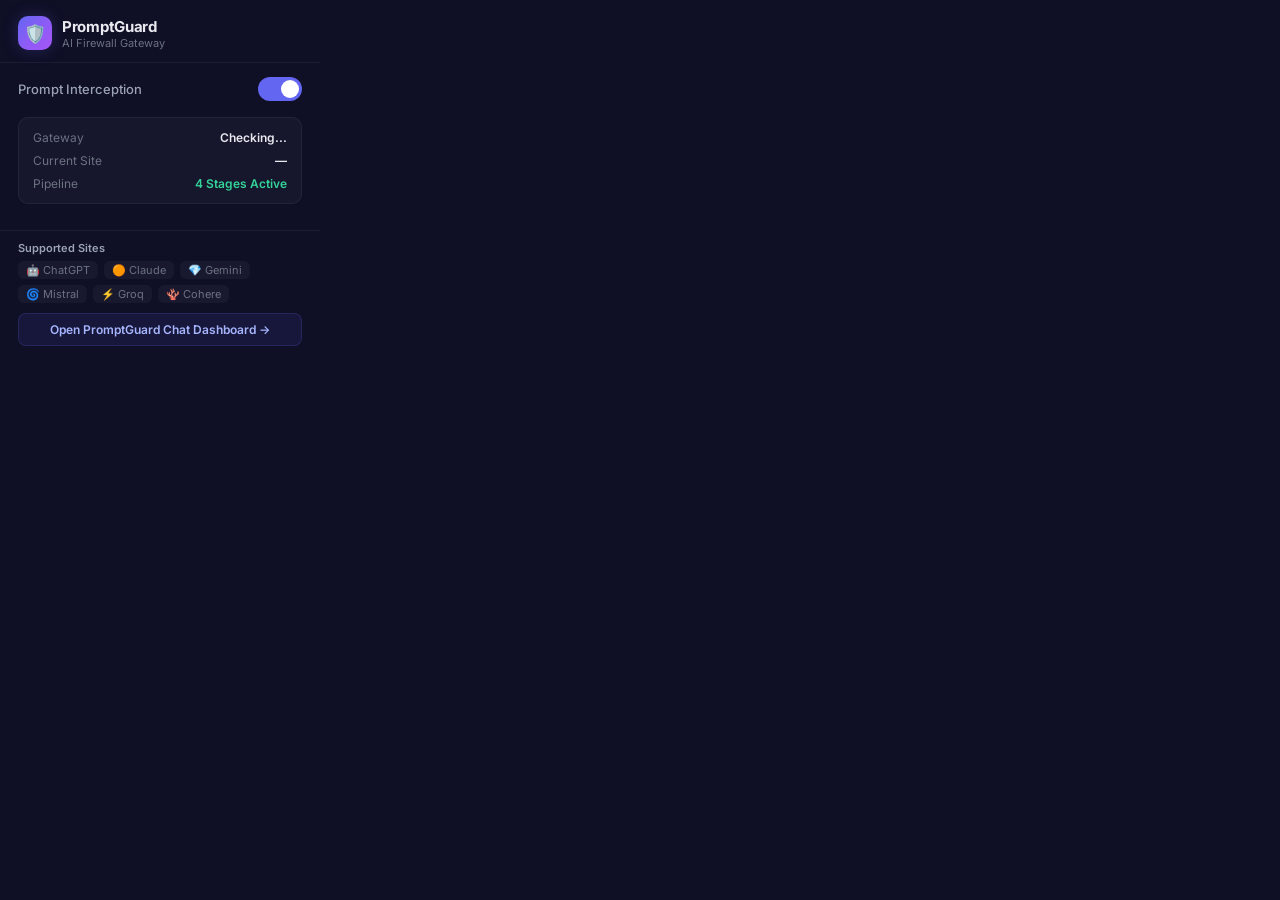
<file: extension/popup.html>
<!DOCTYPE html>
<html lang="en">
<head>
  <meta charset="UTF-8">
  <meta name="viewport" content="width=device-width, initial-scale=1.0">
  <title>PromptGuard</title>
  <style>
    @import url('https://fonts.googleapis.com/css2?family=Inter:wght@400;500;600;700&display=swap');

    * {
      margin: 0;
      padding: 0;
      box-sizing: border-box;
    }

    body {
      width: 320px;
      min-height: 200px;
      font-family: 'Inter', -apple-system, BlinkMacSystemFont, sans-serif;
      background: #0f0f26;
      color: #e8eaf0;
      font-size: 13px;
    }

    .popup-header {
      display: flex;
      align-items: center;
      gap: 10px;
      padding: 16px 18px 12px;
      border-bottom: 1px solid rgba(255, 255, 255, 0.06);
    }

    .popup-logo {
      width: 34px;
      height: 34px;
      border-radius: 10px;
      background: linear-gradient(135deg, #6366f1, #8b5cf6, #a855f7);
      display: flex;
      align-items: center;
      justify-content: center;
      font-size: 18px;
      box-shadow: 0 0 16px rgba(99, 102, 241, 0.25);
    }

    .popup-title {
      font-size: 15px;
      font-weight: 700;
      letter-spacing: -0.3px;
    }

    .popup-subtitle {
      font-size: 11px;
      color: #6b7280;
    }

    .popup-body {
      padding: 14px 18px;
    }

    /* Toggle Row */
    .toggle-row {
      display: flex;
      align-items: center;
      justify-content: space-between;
      margin-bottom: 16px;
    }

    .toggle-row-label {
      font-size: 13px;
      font-weight: 500;
      color: #9ba3b5;
    }

    .toggle {
      position: relative;
      width: 44px;
      height: 24px;
      cursor: pointer;
    }

    .toggle input {
      opacity: 0;
      width: 0;
      height: 0;
      position: absolute;
    }

    .toggle-slider {
      position: absolute;
      inset: 0;
      background: rgba(255, 255, 255, 0.08);
      border-radius: 100px;
      transition: background 0.2s;
    }

    .toggle-slider::before {
      content: '';
      position: absolute;
      top: 3px;
      left: 3px;
      width: 18px;
      height: 18px;
      background: #6b7280;
      border-radius: 50%;
      transition: transform 0.2s, background 0.2s;
    }

    .toggle input:checked + .toggle-slider {
      background: #6366f1;
    }

    .toggle input:checked + .toggle-slider::before {
      transform: translateX(20px);
      background: white;
    }

    /* Status Section */
    .status-section {
      padding: 12px 14px;
      background: rgba(255, 255, 255, 0.03);
      border: 1px solid rgba(255, 255, 255, 0.06);
      border-radius: 10px;
      margin-bottom: 12px;
    }

    .status-row {
      display: flex;
      align-items: center;
      justify-content: space-between;
      margin-bottom: 8px;
    }

    .status-row:last-child {
      margin-bottom: 0;
    }

    .status-label {
      font-size: 12px;
      color: #6b7280;
    }

    .status-value {
      font-size: 12px;
      font-weight: 600;
      display: flex;
      align-items: center;
      gap: 6px;
    }

    .status-dot {
      width: 7px;
      height: 7px;
      border-radius: 50%;
    }

    .status-dot.online {
      background: #34d399;
      box-shadow: 0 0 8px rgba(16, 185, 129, 0.4);
    }

    .status-dot.offline {
      background: #f87171;
      box-shadow: 0 0 8px rgba(239, 68, 68, 0.4);
    }

    /* Dashboard Link */
    .popup-footer {
      padding: 10px 18px 16px;
      border-top: 1px solid rgba(255, 255, 255, 0.06);
    }

    .dashboard-link {
      display: block;
      text-align: center;
      padding: 8px;
      background: rgba(99, 102, 241, 0.1);
      border: 1px solid rgba(99, 102, 241, 0.2);
      border-radius: 8px;
      color: #a5b4fc;
      font-size: 12px;
      font-weight: 600;
      text-decoration: none;
      transition: all 0.15s;
    }

    .dashboard-link:hover {
      background: rgba(99, 102, 241, 0.18);
      color: white;
    }
  </style>
</head>
<body>

  <div class="popup-header">
    <div class="popup-logo">🛡️</div>
    <div>
      <div class="popup-title">PromptGuard</div>
      <div class="popup-subtitle">AI Firewall Gateway</div>
    </div>
  </div>

  <div class="popup-body">
    <div class="toggle-row">
      <span class="toggle-row-label">Prompt Interception</span>
      <label class="toggle">
        <input type="checkbox" id="enable-toggle" checked>
        <span class="toggle-slider"></span>
      </label>
    </div>

    <div class="status-section">
      <div class="status-row">
        <span class="status-label">Gateway</span>
        <span class="status-value">
          <span class="status-dot" id="gateway-dot"></span>
          <span id="gateway-status">Checking...</span>
        </span>
      </div>
      <div class="status-row">
        <span class="status-label">Current Site</span>
        <span class="status-value" id="current-site">—</span>
      </div>
      <div class="status-row">
        <span class="status-label">Pipeline</span>
        <span class="status-value" style="color: #34d399;">4 Stages Active</span>
      </div>
    </div>
  </div>

  <div class="popup-footer">
    <div style="padding: 0 0 10px; font-size: 11px; color: #6b7280;">
      <div style="margin-bottom: 6px; font-weight: 600; color: #9ba3b5;">Supported Sites</div>
      <div style="display: flex; flex-wrap: wrap; gap: 6px;">
        <span style="background: rgba(255,255,255,0.04); padding: 2px 8px; border-radius: 6px;">🤖 ChatGPT</span>
        <span style="background: rgba(255,255,255,0.04); padding: 2px 8px; border-radius: 6px;">🟠 Claude</span>
        <span style="background: rgba(255,255,255,0.04); padding: 2px 8px; border-radius: 6px;">💎 Gemini</span>
        <span style="background: rgba(255,255,255,0.04); padding: 2px 8px; border-radius: 6px;">🌀 Mistral</span>
        <span style="background: rgba(255,255,255,0.04); padding: 2px 8px; border-radius: 6px;">⚡ Groq</span>
        <span style="background: rgba(255,255,255,0.04); padding: 2px 8px; border-radius: 6px;">🪸 Cohere</span>
      </div>
    </div>
    <a href="http://localhost:8000/chat" target="_blank" class="dashboard-link">
      Open PromptGuard Chat Dashboard →
    </a>
  </div>

  <script src="popup.js"></script>

</body>
</html>
</file>
